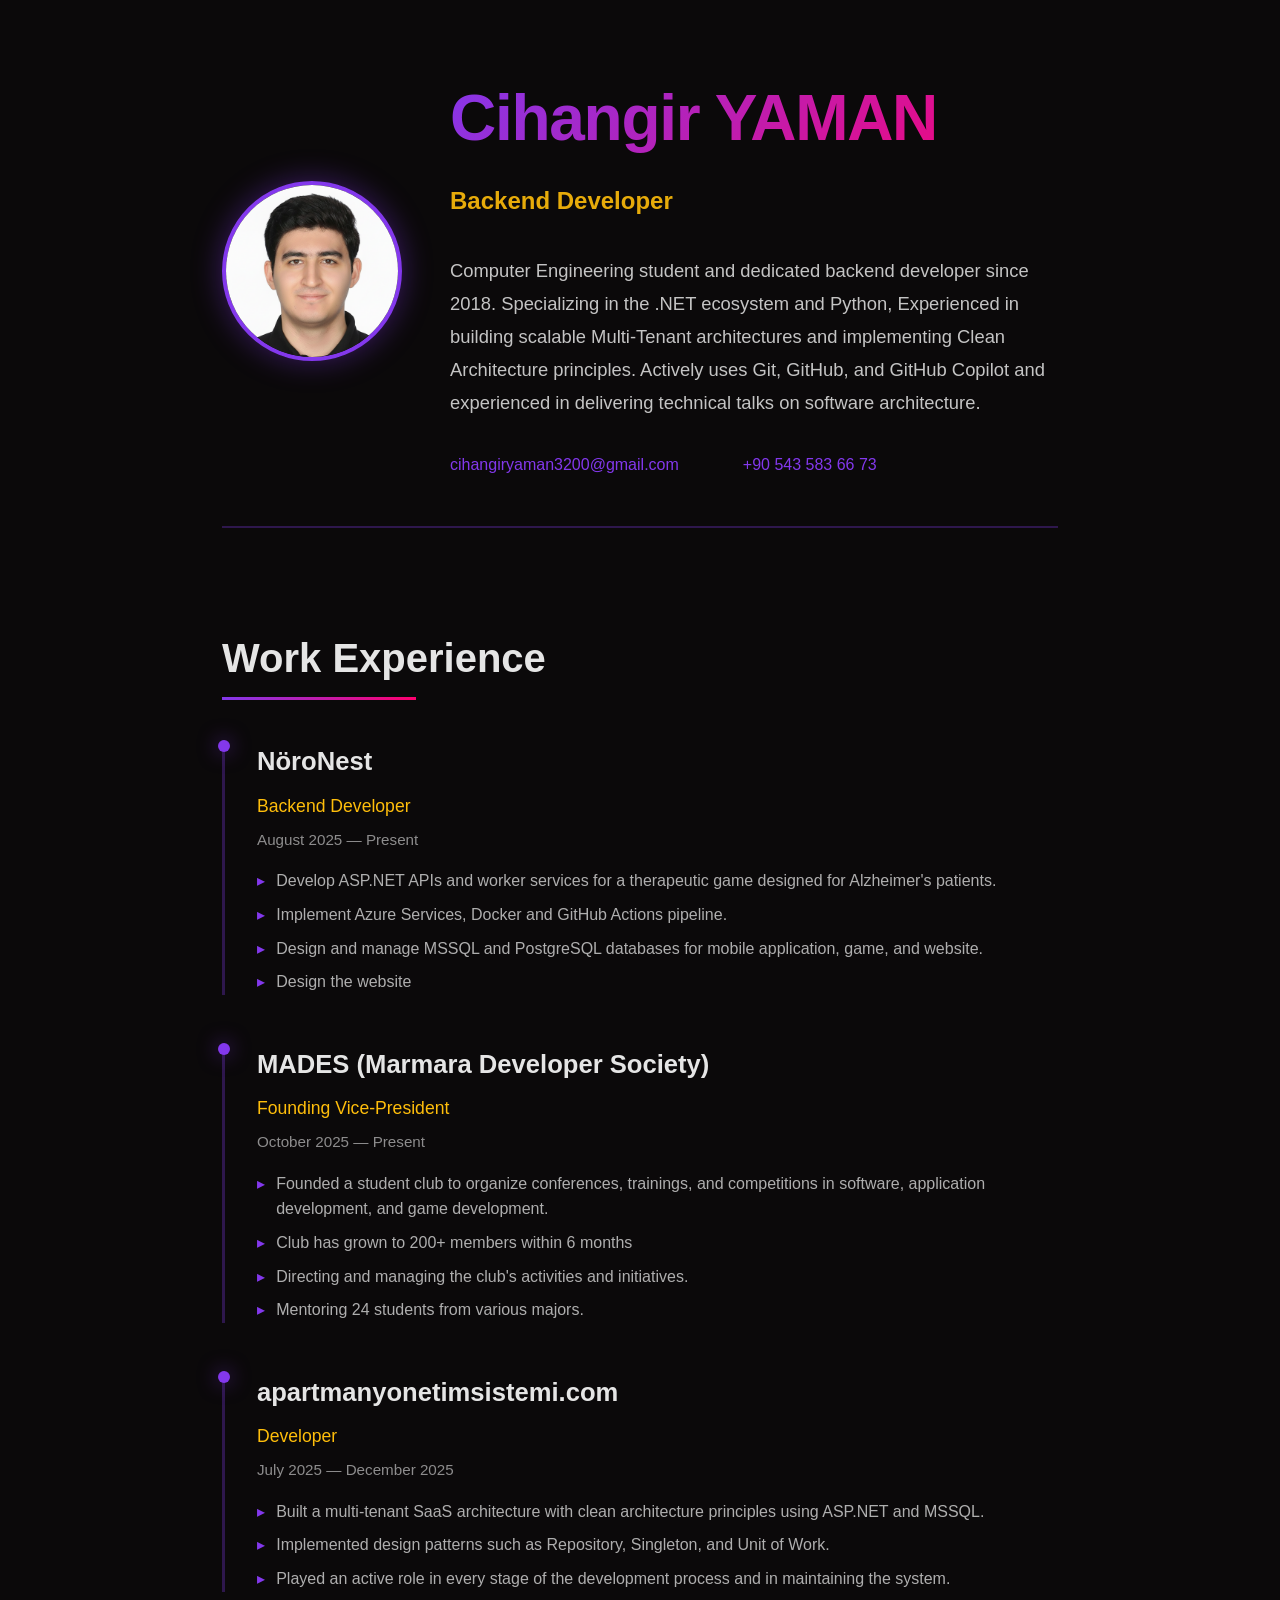
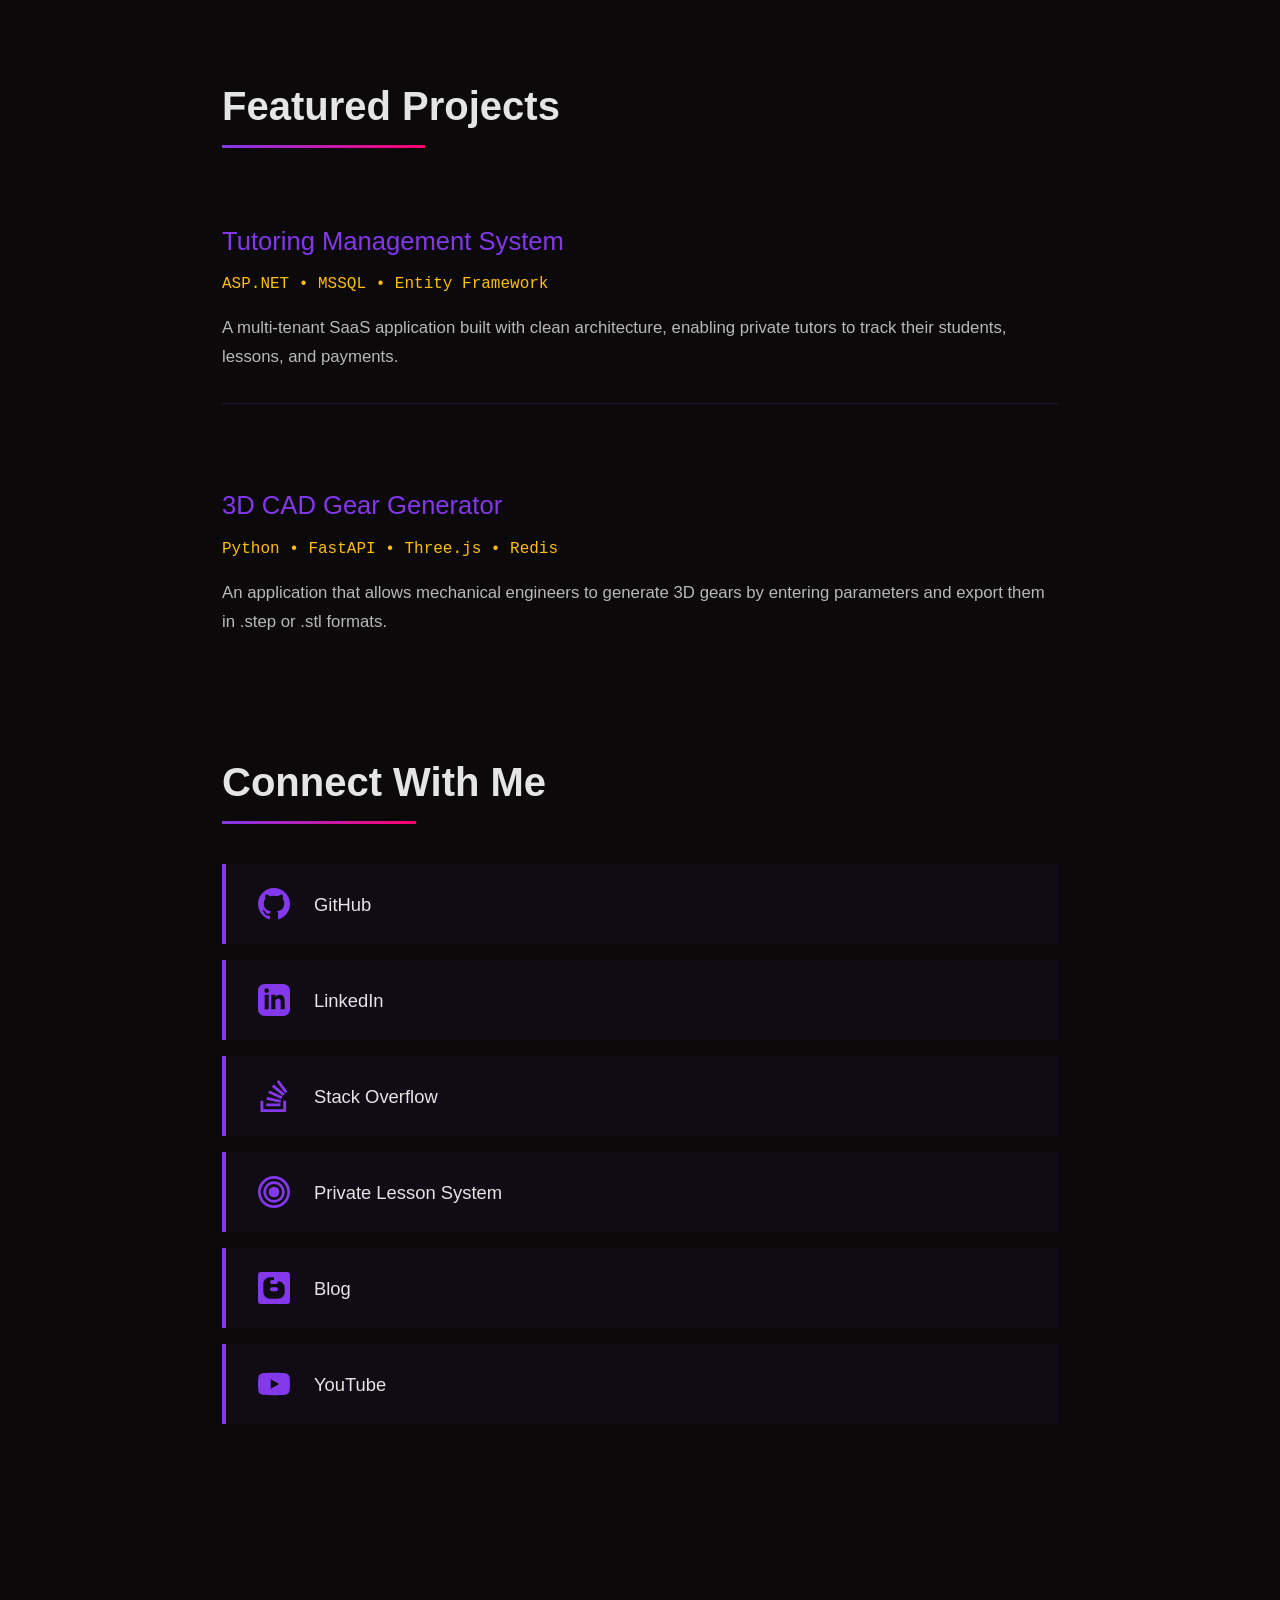
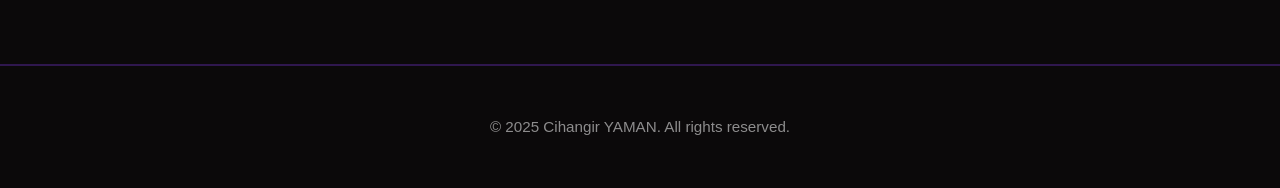
<file: index.html>
<!DOCTYPE html>
<html lang="en" xmlns="http://www.w3.org/1999/html">
<head>
    <meta charset="UTF-8">
    <meta name="viewport" content="width=device-width, initial-scale=1.0">
    <title>Cihangir YAMAN - Portfolio</title>
    <style>
        * {
            margin: 0;
            padding: 0;
            box-sizing: border-box;
        }

        body {
            font-family: -apple-system, BlinkMacSystemFont, 'Segoe UI', sans-serif;
            line-height: 1.7;
            color: #E5E5E5;
            background: #0B090A;
            min-height: 100vh;
            position: relative;
            overflow-x: hidden;
        }

        /* Matrix Rain Effect */
        .matrix-bg {
            position: fixed;
            top: 0;
            left: 0;
            width: 100%;
            height: 100%;
            z-index: 0;
            pointer-events: none;
            overflow: hidden;
        }

        .matrix-column {
            position: absolute;
            top: -100%;
            font-family: 'Courier New', monospace;
            font-size: 18px;
            color: #d3b4fa;
            opacity: 0.15;
            animation: fall linear infinite;
            text-shadow: 0 0 5px #8338EC;
        }

        @keyframes fall {
            to {
                top: 100%;
            }
        }

        main {
            position: relative;
            z-index: 1;
            max-width: 900px;
            margin: 0 auto;
            padding: 4rem 2rem;
        }

        /* Hero Section */
        .hero {
            margin-bottom: 6rem;
            border-bottom: 2px solid rgba(131, 56, 236, 0.3);
            padding-bottom: 3rem;
            animation: fadeInUp 0.8s ease;
        }

        .hero-content {
            display: flex;
            align-items: center;
            gap: 3rem;
        }

        .profile-photo {
            width: 180px;
            height: 180px;
            border-radius: 50%;
            object-fit: cover;
            border: 4px solid #8338EC;
            box-shadow: 0 0 30px rgba(131, 56, 236, 0.4);
            flex-shrink: 0;
            transition: all 0.3s ease;
        }

        .profile-photo:hover {
            border-color: #FF006E;
            box-shadow: 0 0 40px rgba(255, 0, 110, 0.5);
            transform: scale(1.05);
        }

        .hero-text {
            flex: 1;
        }

        .hero h1 {
            font-size: 4rem;
            font-weight: 800;
            background: linear-gradient(135deg, #8338EC 0%, #FF006E 100%);
            -webkit-background-clip: text;
            -webkit-text-fill-color: transparent;
            background-clip: text;
            margin-bottom: 0.5rem;
            letter-spacing: -0.02em;
        }

        .hero .title {
            font-size: 1.5rem;
            color: #FFBE0B;
            font-weight: 600;
            margin-bottom: 2rem;
            opacity: 0.9;
        }

        .hero .bio {
            font-size: 1.15rem;
            color: #E5E5E5;
            line-height: 1.8;
            margin-bottom: 2rem;
            opacity: 0.85;
        }

        .contact-info {
            display: flex;
            gap: 2rem;
            flex-wrap: wrap;
            font-size: 1rem;
        }

        .contact-info a {
            color: #8338EC;
            text-decoration: none;
            font-weight: 500;
            transition: all 0.3s ease;
            position: relative;
        }

        .contact-info a::after {
            content: '';
            position: absolute;
            bottom: -2px;
            left: 0;
            width: 0;
            height: 2px;
            background: #FF006E;
            transition: width 0.3s ease;
        }

        .contact-info a:hover::after {
            width: 100%;
        }

        .contact-info a:hover {
            color: #FF006E;
        }

        .contact-info .separator {
            color: rgba(229, 229, 229, 0.3);
        }

        /* Section */
        section {
            margin-bottom: 5rem;
            animation: fadeInUp 0.8s ease;
        }

        .section-title {
            font-size: 2.5rem;
            font-weight: 700;
            color: #E5E5E5;
            margin-bottom: 3rem;
            position: relative;
            display: inline-block;
        }

        .section-title::after {
            content: '';
            position: absolute;
            bottom: -8px;
            left: 0;
            width: 60%;
            height: 3px;
            background: linear-gradient(90deg, #8338EC 0%, #FF006E 100%);
        }

        /* Experience Items */
        .experience-item {
            margin-bottom: 3rem;
            padding-left: 2rem;
            border-left: 3px solid rgba(131, 56, 236, 0.3);
            transition: all 0.3s ease;
            position: relative;
        }

        .experience-item::before {
            content: '';
            position: absolute;
            left: -7.5px;
            top: 0;
            width: 12px;
            height: 12px;
            background: #8338EC;
            border-radius: 50%;
            box-shadow: 0 0 20px rgba(131, 56, 236, 0.6);
        }

        .experience-item:hover {
            border-left-color: #FF006E;
            padding-left: 2.5rem;
        }

        .experience-item:hover::before {
            background: #FF006E;
            box-shadow: 0 0 20px rgba(255, 0, 110, 0.6);
            transform: scale(1.3);
        }

        .experience-item h3 {
            font-size: 1.6rem;
            color: #E5E5E5;
            font-weight: 600;
            margin-bottom: 0.5rem;
        }

        .experience-item .role {
            font-size: 1.1rem;
            color: #FFBE0B;
            font-weight: 500;
            margin-bottom: 0.3rem;
        }

        .experience-item .period {
            font-size: 0.95rem;
            color: rgba(229, 229, 229, 0.6);
            font-weight: 400;
        }

        .experience-item .description {
            margin-top: 1rem;
            padding-left: 1.2rem;
            list-style: none;
        }

        .experience-item .description li {
            font-size: 1rem;
            color: rgba(229, 229, 229, 0.75);
            line-height: 1.6;
            margin-bottom: 0.5rem;
            position: relative;
        }

        .experience-item .description li::before {
            content: '▸';
            position: absolute;
            left: -1.2rem;
            color: #8338EC;
        }

        /* Project Items */
        .project-item {
            margin-bottom: 3rem;
            padding: 2rem 0;
            border-bottom: 1px solid rgba(131, 56, 236, 0.2);
            transition: all 0.3s ease;
        }

        .project-item:last-child {
            border-bottom: none;
        }

        .project-item:hover {
            transform: translateX(10px);
        }

        .project-item h3 {
            font-size: 1.6rem;
            color: #E5E5E5;
            font-weight: 600;
            margin-bottom: 0.5rem;
        }

        .project-item .tech {
            font-size: 1rem;
            color: #FFBE0B;
            font-weight: 500;
            margin-bottom: 1rem;
            font-family: 'Courier New', monospace;
        }

        .project-item p {
            font-size: 1.05rem;
            color: rgba(229, 229, 229, 0.8);
            line-height: 1.7;
        }

        /* Social Links */
        .social-links {
            display: flex;
            flex-direction: column;
            gap: 1rem;
        }

        .link-item {
            display: flex;
            align-items: center;
            gap: 1.5rem;
            padding: 1.5rem 2rem;
            background: rgba(131, 56, 236, 0.05);
            border-left: 4px solid #8338EC;
            transition: all 0.3s ease;
            text-decoration: none;
            color: #E5E5E5;
            position: relative;
            overflow: hidden;
        }

        .link-item::before {
            content: '';
            position: absolute;
            left: 0;
            top: 0;
            width: 0;
            height: 100%;
            background: linear-gradient(90deg, rgba(131, 56, 236, 0.15) 0%, rgba(255, 0, 110, 0.15) 100%);
            transition: width 0.4s ease;
            z-index: 0;
        }

        .link-item:hover::before {
            width: 100%;
        }

        .link-item:hover {
            border-left-color: #FF006E;
            padding-left: 2.5rem;
            background: rgba(131, 56, 236, 0.08);
        }

        .link-item .icon {
            width: 32px;
            height: 32px;
            fill: #8338EC;
            transition: all 0.3s ease;
            flex-shrink: 0;
            position: relative;
            z-index: 1;
        }

        .link-item:hover .icon {
            fill: #FF006E;
            transform: scale(1.1);
        }

        .link-item span {
            font-size: 1.15rem;
            font-weight: 500;
            position: relative;
            z-index: 1;
        }

        /* Footer */
        footer {
            text-align: center;
            padding: 3rem 0;
            margin-top: 6rem;
            border-top: 2px solid rgba(131, 56, 236, 0.3);
            color: rgba(229, 229, 229, 0.6);
            font-size: 0.95rem;
        }

        /* Animations */
        @keyframes fadeInUp {
            from {
                opacity: 0;
                transform: translateY(30px);
            }
            to {
                opacity: 1;
                transform: translateY(0);
            }
        }

        /* Selection */
        ::selection {
            background: #FF006E;
            color: #E5E5E5;
        }

        /* Responsive */
        @media (max-width: 768px) {
            main {
                padding: 2rem 1.5rem;
            }

            .hero {
                margin-bottom: 4rem;
            }

            .hero-content {
                flex-direction: column;
                text-align: center;
            }

            .profile-photo {
                width: 150px;
                height: 150px;
            }

            .contact-info {
                justify-content: center;
            }

            .hero h1 {
                font-size: 2.5rem;
            }

            .hero .title {
                font-size: 1.2rem;
            }

            .hero .bio {
                font-size: 1rem;
            }

            .contact-info {
                flex-direction: column;
                gap: 0.5rem;
            }

            .section-title {
                font-size: 2rem;
            }

            .experience-item h3,
            .project-item h3 {
                font-size: 1.3rem;
            }

            .experience-item {
                padding-left: 1.5rem;
            }

            .link-item {
                padding: 1.2rem 1.5rem;
            }
        }

        html {
            scroll-behavior: smooth;
        }
    </style>
</head>
<body>
<!-- Matrix Rain Background -->
<div class="matrix-bg" id="matrixBg"></div>

<main>
    <!-- Hero Section -->
    <header class="hero">
        <div class="hero-content">
            <img src="Vesikalık-5.png" alt="Cihangir Yaman" class="profile-photo">
            <div class="hero-text">
                <h1>Cihangir YAMAN</h1>
        <p class="title">Backend Developer</p>
        <p class="bio">
            Computer Engineering student and dedicated backend developer
            since 2018. Specializing in the .NET ecosystem and Python,
            Experienced in building scalable Multi-Tenant architectures and
            implementing Clean Architecture principles. Actively uses Git, GitHub,
            and GitHub Copilot and experienced in delivering technical talks on
            software architecture.        </p>
        <div class="contact-info">
            <a href="mailto:cihangiryaman3200@gmail.com">cihangiryaman3200@gmail.com</a>
            <span class="separator"></span>
            <a href="tel:+905435836673">+90 543 583 66 73</a>
            </div>
        </div>
        </div>
    </header>

    <!-- Work Experience -->
    <section>
        <h2 class="section-title">Work Experience</h2>
        <div class="experience-item">
            <h3>NöroNest</h3>
            <p class="role">Backend Developer</p>
            <p class="period">August 2025 — Present</p>
            <ul class="description">
                <li>Develop ASP.NET APIs and worker services for a therapeutic game designed for Alzheimer's patients.</li>
                <li>Implement Azure Services, Docker and GitHub Actions pipeline.</li>
                <li>Design and manage MSSQL and PostgreSQL databases for mobile application, game, and website.</li>
                <li>Design the website</li>
            </ul>
        </div>
        <div class="experience-item">
            <h3>MADES (Marmara Developer Society)</h3>
            <p class="role">Founding Vice-President</p>
            <p class="period">October 2025 — Present</p>
            <ul class="description">
                <li>Founded a student club to organize conferences, trainings, and competitions in software, application development, and game development.</li>
                <li>Club has grown to 200+ members within 6 months</li>
                <li>Directing and managing the club's activities and initiatives.</li>
                <li>Mentoring 24 students from various majors.</li>
            </ul>
        </div>
        <div class="experience-item">
            <h3>apartmanyonetimsistemi.com</h3>
            <p class="role">Developer</p>
            <p class="period">July 2025 — December 2025</p>
            <ul class="description">
                <li>Built a multi-tenant SaaS architecture with clean architecture principles using ASP.NET and MSSQL.</li>
                <li>Implemented design patterns such as Repository, Singleton, and Unit of Work.</li>
                <li>Played an active role in every stage of the development process and in maintaining the system.</li>
            </ul>
        </div>
    </section>

    <!-- Featured Projects -->
    <section>
        <h2 class="section-title">Featured Projects</h2>
        <div class="project-item">
            <div class="contact-info"><h3><a href="https://github.com/cihangiryaman/TutoringManagementSystem">Tutoring Management System</a></h3></div>
            <p class="tech">ASP.NET • MSSQL • Entity Framework</p>
            <p>A multi-tenant SaaS application built with clean architecture, enabling private tutors to track their students, lessons, and payments.</p>
        </div>
        <div class="project-item">
            <div class="contact-info"><h3><a href="https://github.com/cihangiryaman/3d_cad_gear_generator">3D CAD Gear Generator</a></h3></div>
            <p class="tech">Python • FastAPI • Three.js • Redis</p>
            <p>An application that allows mechanical engineers to generate 3D gears by entering parameters and export them in .step or .stl formats.</p>
        </div>
    </section>

    <!-- Social Links -->
    <section>
        <h2 class="section-title">Connect With Me</h2>
        <div class="social-links">
            <a href="https://github.com/cihangiryaman" class="link-item" target="_blank" rel="noopener">
                <svg class="icon" viewBox="0 0 24 24" xmlns="http://www.w3.org/2000/svg">
                    <path d="M12 0c-6.626 0-12 5.373-12 12 0 5.302 3.438 9.8 8.207 11.387.599.111.793-.261.793-.577v-2.234c-3.338.726-4.033-1.416-4.033-1.416-.546-1.387-1.333-1.756-1.333-1.756-1.089-.745.083-.729.083-.729 1.205.084 1.839 1.237 1.839 1.237 1.07 1.834 2.807 1.304 3.492.997.107-.775.418-1.305.762-1.604-2.665-.305-5.467-1.334-5.467-5.931 0-1.311.469-2.381 1.236-3.221-.124-.303-.535-1.524.117-3.176 0 0 1.008-.322 3.301 1.23.957-.266 1.983-.399 3.003-.404 1.02.005 2.047.138 3.006.404 2.291-1.552 3.297-1.23 3.297-1.23.653 1.653.242 2.874.118 3.176.77.84 1.235 1.911 1.235 3.221 0 4.609-2.807 5.624-5.479 5.921.43.372.823 1.102.823 2.222v3.293c0 .319.192.694.801.576 4.765-1.589 8.199-6.086 8.199-11.386 0-6.627-5.373-12-12-12z"/>
                </svg>
                <span>GitHub</span>
            </a>

            <a href="https://linkedin.com/in/cihangir-yaman" class="link-item" target="_blank" rel="noopener">
                <svg class="icon" viewBox="0 0 24 24" xmlns="http://www.w3.org/2000/svg">
                    <path d="M19 0h-14c-2.761 0-5 2.239-5 5v14c0 2.761 2.239 5 5 5h14c2.762 0 5-2.239 5-5v-14c0-2.761-2.238-5-5-5zm-11 19h-3v-11h3v11zm-1.5-12.268c-.966 0-1.75-.79-1.75-1.764s.784-1.764 1.75-1.764 1.75.79 1.75 1.764-.783 1.764-1.75 1.764zm13.5 12.268h-3v-5.604c0-3.368-4-3.113-4 0v5.604h-3v-11h3v1.765c1.396-2.586 7-2.777 7 2.476v6.759z"/>
                </svg>
                <span>LinkedIn</span>
            </a>

            <a href="https://stackoverflow.com/users/16539029/cihangir-yaman" class="link-item" target="_blank" rel="noopener">
                <svg class="icon" viewBox="0 0 24 24" xmlns="http://www.w3.org/2000/svg">
                    <path d="M15.725 0l-1.72 1.277 6.39 8.588 1.716-1.277L15.725 0zm-3.94 3.418l-1.369 1.644 8.225 6.85 1.369-1.644-8.225-6.85zm-3.15 4.465l-.905 1.94 9.702 4.517.904-1.94-9.701-4.517zm-1.85 4.86l-.44 2.093 10.473 2.201.44-2.093-10.473-2.201zM1.89 15.47V24h19.19v-8.53h-2.133v6.397H4.021v-6.396H1.89zm4.265 2.133v2.13h10.66v-2.13H6.154Z"/>
                </svg>
                <span>Stack Overflow</span>
            </a>

            <a href="https://www.ozelderstakipsistemi.com" class="link-item" target="_blank" rel="noopener">
                <svg class="icon" viewBox="0 0 24 24" xmlns="http://www.w3.org/2000/svg">
                    <path d="M12 0C5.373 0 0 5.373 0 12s5.373 12 12 12 12-5.373 12-12S18.627 0 12 0zm0 2c5.514 0 10 4.486 10 10s-4.486 10-10 10S2 17.514 2 12 6.486 2 12 2zm0 2a8 8 0 1 0 0 16 8 8 0 0 0 0-16zm0 2a6 6 0 1 1 0 12 6 6 0 0 1 0-12zm0 2a4 4 0 1 0 0 8 4 4 0 0 0 0-8z"/>
                </svg>
                <span>Private Lesson System</span>
            </a>

            <a href="https://cihangiryaman.blogspot.com/" class="link-item" target="_blank" rel="noopener">
                <svg class="icon" viewBox="0 0 24 24" xmlns="http://www.w3.org/2000/svg">
                    <path d="M21.976 24H2.026C.9 24 0 23.1 0 21.976V2.026C0 .9.9 0 2.025 0H22.05C23.1 0 24 .9 24 2.025v19.95C24 23.1 23.1 24 21.976 24zM12 3.975H9c-2.775 0-5.025 2.25-5.025 5.025v6c0 2.774 2.25 5.024 5.025 5.024h6c2.774 0 5.024-2.25 5.024-5.024v-3c0-2.775-2.25-5.025-5.024-5.025H12zm3 9c0 .825-.675 1.5-1.5 1.5h-3c-.825 0-1.5-.675-1.5-1.5s.675-1.5 1.5-1.5h3c.825 0 1.5.675 1.5 1.5zm-1.5-3.975h-3c-.825 0-1.5-.675-1.5-1.5s.675-1.5 1.5-1.5h3c.825 0 1.5.675 1.5 1.5s-.675 1.5-1.5 1.5z"/>
                </svg>
                <span>Blog</span>
            </a>

            <a href="https://www.youtube.com/@cihangiryaman9354" class="link-item" target="_blank" rel="noopener">
                <svg class="icon" viewBox="0 0 24 24" xmlns="http://www.w3.org/2000/svg">
                    <path d="M23.498 6.186a3.016 3.016 0 0 0-2.122-2.136C19.505 3.545 12 3.545 12 3.545s-7.505 0-9.377.505A3.017 3.017 0 0 0 .502 6.186C0 8.07 0 12 0 12s0 3.93.502 5.814a3.016 3.016 0 0 0 2.122 2.136c1.871.505 9.376.505 9.376.505s7.505 0 9.377-.505a3.015 3.015 0 0 0 2.122-2.136C24 15.93 24 12 24 12s0-3.93-.502-5.814zM9.545 15.568V8.432L15.818 12l-6.273 3.568z"/>
                </svg>
                <span>YouTube</span>
            </a>
        </div>
    </section>
</main>

<footer>
    <p>© 2025 Cihangir YAMAN. All rights reserved.</p>
</footer>

<script>
    function createMatrixRain() {
    const matrixBg = document.getElementById('matrixBg');
    const columns = Math.floor(window.innerWidth / 30);

    for (let i = 0; i < columns; i++) {
        const column = document.createElement('div');
        column.className = 'matrix-column';
        column.style.left = `${i * 30}px`;

        // Random duration between 10-25 seconds
        const duration = Math.random() * 15 + 10;
        column.style.animationDuration = `${duration}s`;

        // Random delay to stagger the start
        const delay = Math.random() * 5;
        column.style.animationDelay = `${delay}s`;

        // Create a string of random 1s and 0s
        let binaryString = '';
        const length = Math.floor(Math.random() * 15) + 10;
        for (let j = 0; j < length; j++) {
            binaryString += Math.random() > 0.5 ? '1' : '0';
            if (j < length - 1) binaryString += '<br>';
        }
        column.innerHTML = binaryString;

        matrixBg.appendChild(column);
    }
}

// Initialize matrix rain
createMatrixRain();

// Recreate on window resize
let resizeTimeout;
window.addEventListener('resize', () => {
    clearTimeout(resizeTimeout);
    resizeTimeout = setTimeout(() => {
        const matrixBg = document.getElementById('matrixBg');
        matrixBg.innerHTML = '';
        createMatrixRain();
    }, 250);
});
</script>
</body>
</html>
</file>
